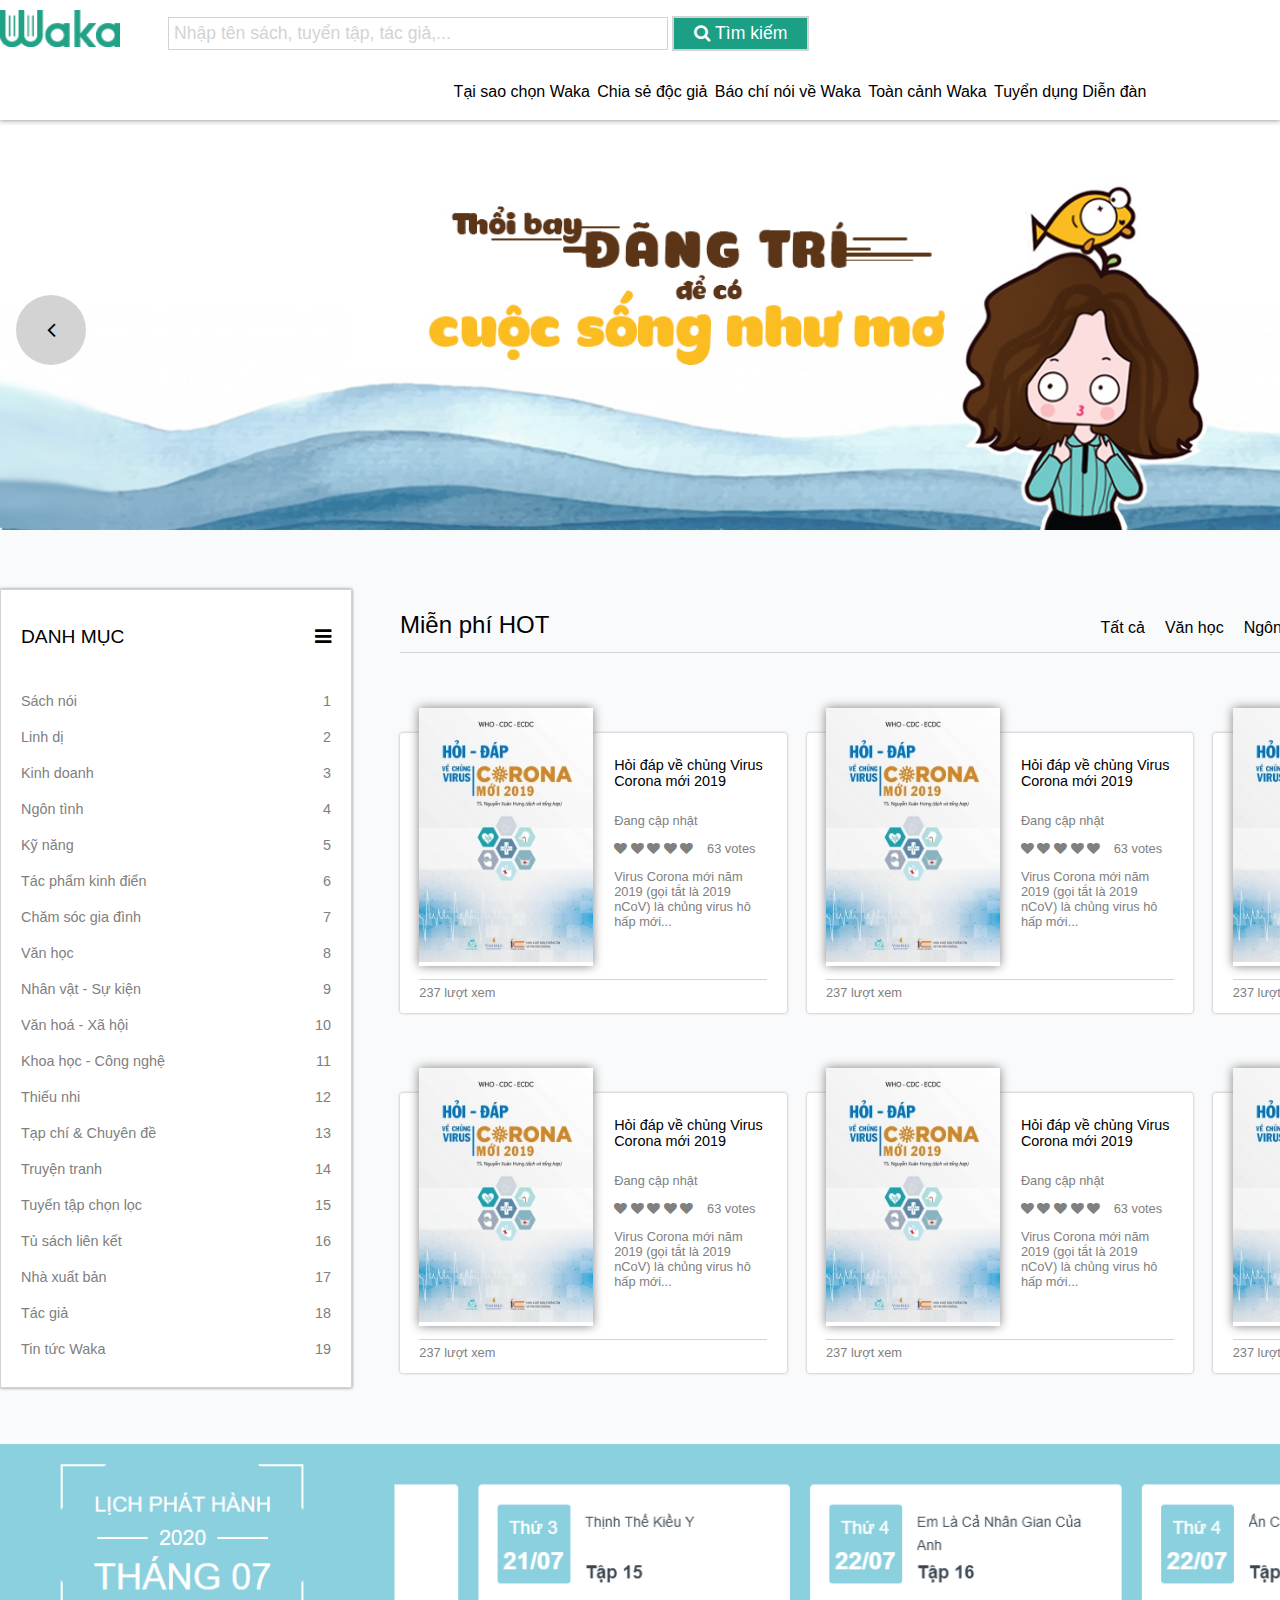
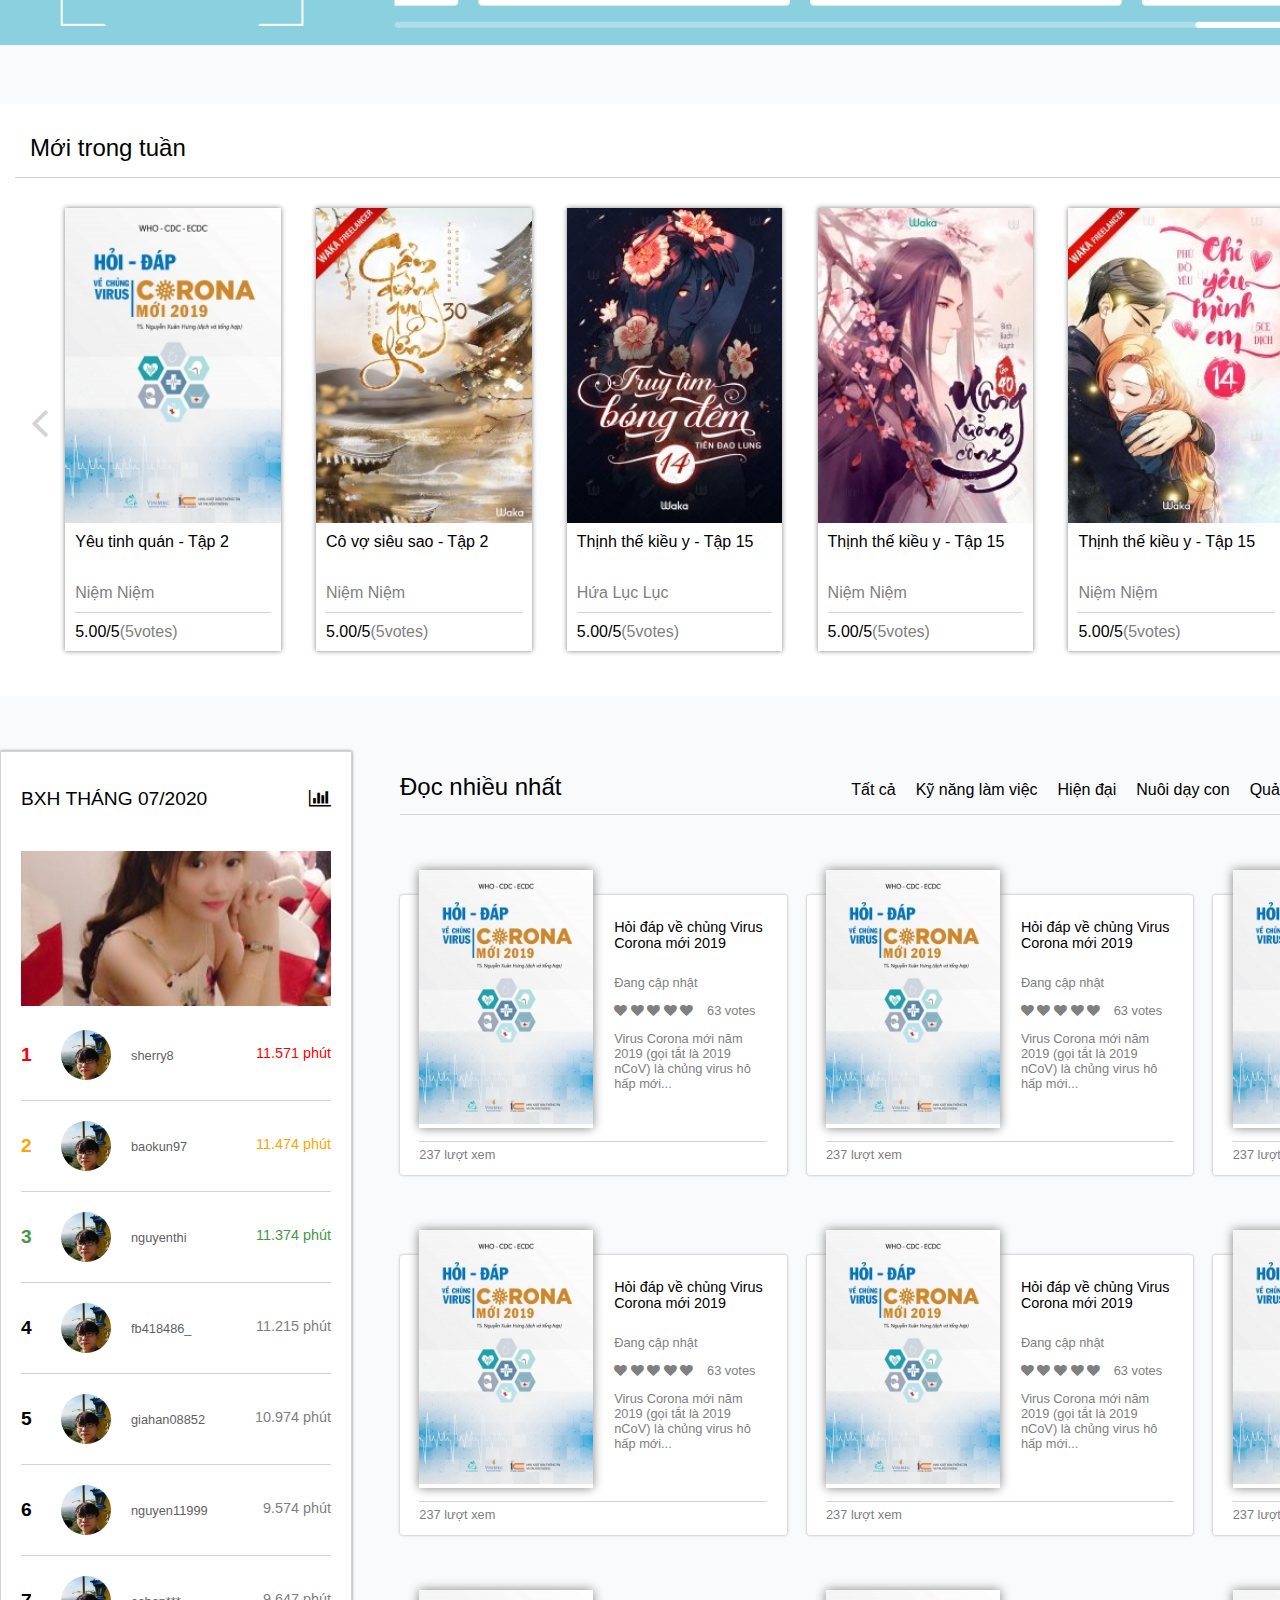
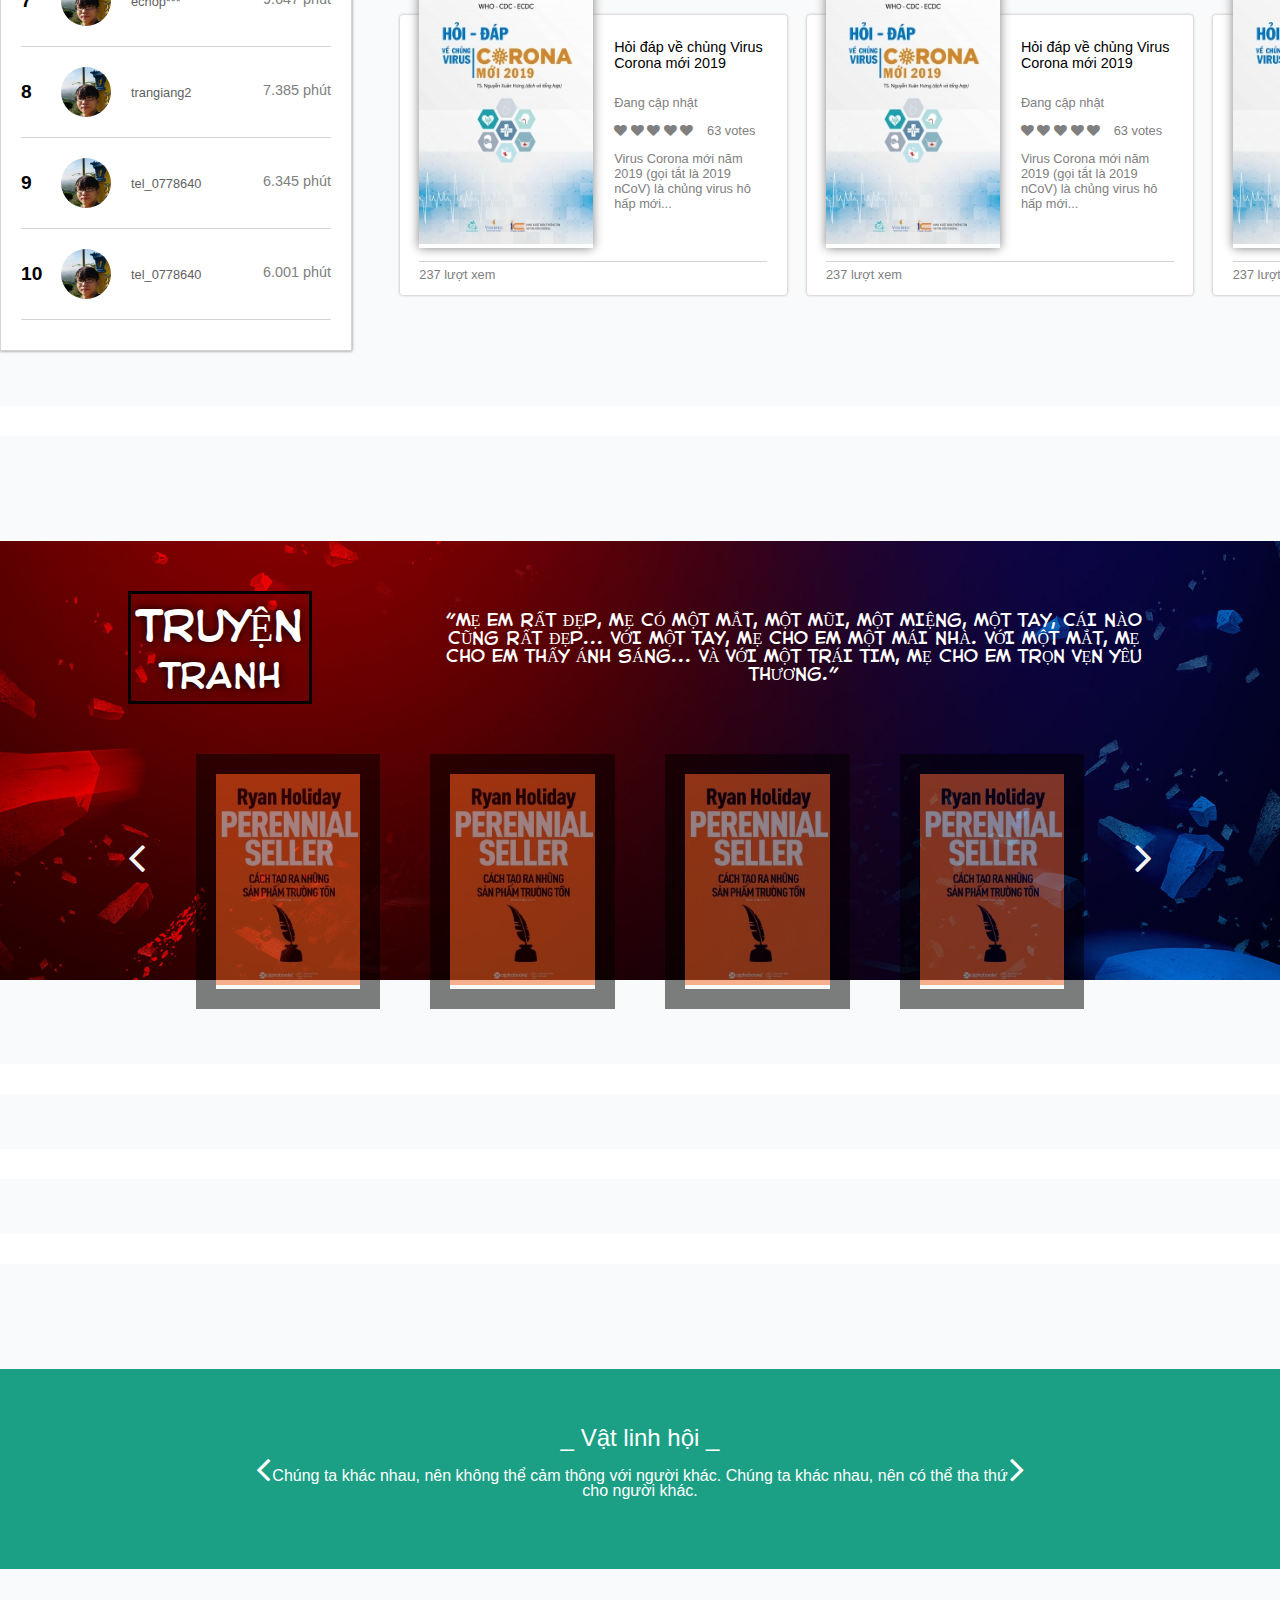
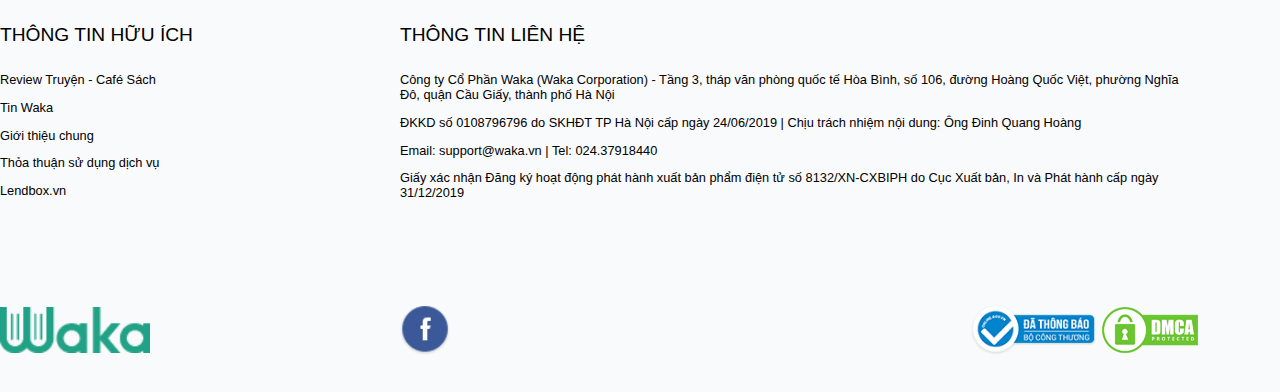
<file: view/index.html>
<!DOCTYPE html>
<html lang="en">

<head>
    <meta charset="UTF-8">
    <meta name="viewport" content="width=device-width, initial-scale=1.0">
    <title>Waka.vn</title>
    <link rel="stylesheet" href="css/style.css">
    <link rel="shortcut icon" href="images/favicon.png" type="image/x-icon">
    <link rel="stylesheet" href="https://cdnjs.cloudflare.com/ajax/libs/font-awesome/4.7.0/css/font-awesome.min.css">
</head>

<body>
    <header>
        <div class="boxcenter">
            <div class="top">
                <div class="top-left">
                    <div class="top-left-logo"><img src="images/logo-waka.png" alt=""></div>
                    <div class="top-left-input">
                        <input type="text" name="" id="" placeholder="Nhập tên sách, tuyển tập, tác giả,...">
                        <button type="submit"><i class="fa fa-search" aria-hidden="true"></i> Tìm kiếm</button>
                    </div>
                </div>
                <div class="top-right">
                    <div class="top-right-register">
                        <img src="images/logo-waka.png" alt="">
                        <p>VIP</p>
                    </div>
                    <div class="top-right-login">ĐĂNG NHẬP</div>
                </div>
            </div>
            <ul>
                <li><a href="">Tại sao chọn Waka</a></li>
                <li><a href="">Chia sẻ độc giả</a></li>
                <li><a href="">Báo chí nói về Waka</a></li>
                <li><a href="">Toàn cảnh Waka</a></li>
                <li><a href="">Tuyển dụng Diễn đàn</a></li>
            </ul>
        </div>
    </header>
    <article>
        <div class="boxcenter">
            <section class="section-banner">
                <img src="images/banner/988_new.jpg" alt="">
                <div class="section-banner__icon icon-left"><i class="fa fa-angle-left" aria-hidden="true"></i>
                </div>
                <div class="section-banner__icon icon-right"><i class="fa fa-angle-right" aria-hidden="true"></i>
                </div>
            </section>
            <section class="section-danhmuc">
                <div class="section-danhmuc__menu">
                    <div class="section-danhmuc__menu-title">
                        <h4>DANH MỤC</h4>
                        <i class="fa fa-bars"></i>
                    </div>
                    <ul>
                        <li>
                            <a href="">Sách nói</a>
                            <div class="submenu">1</div>
                        </li>
                        <li>
                            <a href="">Linh dị</a>
                            <div class="submenu">2</div>
                        </li>
                        <li>
                            <a href="">Kinh doanh</a>
                            <div class="submenu">3</div>
                        </li>
                        <li>
                            <a href="">Ngôn tình</a>
                            <div class="submenu">4</div>
                        </li>
                        <li>
                            <a href="">Kỹ năng</a>
                            <div class="submenu">5</div>
                        </li>
                        <li>
                            <a href="">Tác phẩm kinh điển</a>
                            <div class="submenu">6</div>
                        </li>
                        <li>
                            <a href="">Chăm sóc gia đình</a>
                            <div class="submenu">7</div>
                        </li>
                        <li>
                            <a href="">Văn học</a>
                            <div class="submenu">8</div>
                        </li>
                        <li>
                            <a href="">Nhân vật - Sự kiện</a>
                            <div class="submenu">9</div>
                        </li>
                        <li>
                            <a href="">Văn hoá - Xã hội</a>
                            <div class="submenu">10</div>
                        </li>
                        <li>
                            <a href="">Khoa học - Công nghệ</a>
                            <div class="submenu">11</div>
                        </li>
                        <li>
                            <a href="">Thiếu nhi</a>
                            <div class="submenu">12</div>
                        </li>
                        <li>
                            <a href="">Tạp chí & Chuyên đề</a>
                            <div class="submenu">13</div>
                        </li>
                        <li>
                            <a href="">Truyện tranh</a>
                            <div class="submenu">14</div>
                        </li>
                        <li>
                            <a href="">Tuyển tập chọn lọc</a>
                            <div class="submenu">15</div>
                        </li>
                        <li>
                            <a href="">Tủ sách liên kết</a>
                            <div class="submenu">16</div>
                        </li>
                        <li>
                            <a href="">Nhà xuất bản</a>
                            <div class="submenu">17</div>
                        </li>
                        <li>
                            <a href="">Tác giả</a>
                            <div class="submenu">18</div>
                        </li>
                        <li>
                            <a href="">Tin tức Waka</a>
                            <div class="submenu">19</div>
                        </li>
                    </ul>
                </div>
                <div class="section-danhmuc__hot">
                    <div class="section-danhmuc__hot-top">
                        <h3>Miễn phí HOT</h3>
                        <ul>
                            <li><a href="">Tất cả</a></li>
                            <li><a href="">Văn học</a></li>
                            <li><a href="">Ngôn tình</a></li>
                            <li><a href="">Kinh doanh</a></li>
                            <li><a href="">Kỹ năng</a></li>
                            <li><a href="">Sách nói</a></li>
                        </ul>
                    </div>
                    <div class="section-danhmuc__hot-main">
                        <div class="section-danhmuc__hot-main__item">
                            <div class="hot-main__item-top">
                                <div class="top-img">
                                    <img src="images/item/1.jpg" alt="">
                                </div>
                                <div class="top-inf">
                                    <h5>Hỏi đáp về chủng Virus Corona mới 2019</h5>
                                    <p>Đang cập nhật</p>
                                    <div class="vote">
                                        <i class="fa fa-heart"></i>
                                        <i class="fa fa-heart"></i>
                                        <i class="fa fa-heart"></i>
                                        <i class="fa fa-heart"></i>
                                        <i class="fa fa-heart"></i>
                                        <span>63 votes</span>
                                    </div>

                                    <p>Virus Corona mới năm 2019 (gọi tắt là 2019 nCoV) là chủng virus hô hấp mới...</p>
                                </div>
                            </div>
                            <div class="hot-main__item-bot">
                                <p>237 lượt xem</p>
                            </div>
                        </div>
                        <div class="section-danhmuc__hot-main__item">
                            <div class="hot-main__item-top">
                                <div class="top-img">
                                    <img src="images/item/1.jpg" alt="">
                                </div>
                                <div class="top-inf">
                                    <h5>Hỏi đáp về chủng Virus Corona mới 2019</h5>
                                    <p>Đang cập nhật</p>
                                    <div class="vote">
                                        <i class="fa fa-heart"></i>
                                        <i class="fa fa-heart"></i>
                                        <i class="fa fa-heart"></i>
                                        <i class="fa fa-heart"></i>
                                        <i class="fa fa-heart"></i>
                                        <span>63 votes</span>
                                    </div>

                                    <p>Virus Corona mới năm 2019 (gọi tắt là 2019 nCoV) là chủng virus hô hấp mới...</p>
                                </div>
                            </div>
                            <div class="hot-main__item-bot">
                                <p>237 lượt xem</p>
                            </div>
                        </div>
                        <div class="section-danhmuc__hot-main__item">
                            <div class="hot-main__item-top">
                                <div class="top-img">
                                    <img src="images/item/1.jpg" alt="">
                                </div>
                                <div class="top-inf">
                                    <h5>Hỏi đáp về chủng Virus Corona mới 2019</h5>
                                    <p>Đang cập nhật</p>
                                    <div class="vote">
                                        <i class="fa fa-heart"></i>
                                        <i class="fa fa-heart"></i>
                                        <i class="fa fa-heart"></i>
                                        <i class="fa fa-heart"></i>
                                        <i class="fa fa-heart"></i>
                                        <span>63 votes</span>
                                    </div>

                                    <p>Virus Corona mới năm 2019 (gọi tắt là 2019 nCoV) là chủng virus hô hấp mới...</p>
                                </div>
                            </div>
                            <div class="hot-main__item-bot">
                                <p>237 lượt xem</p>
                            </div>
                        </div>
                        <div class="section-danhmuc__hot-main__item">
                            <div class="hot-main__item-top">
                                <div class="top-img">
                                    <img src="images/item/1.jpg" alt="">
                                </div>
                                <div class="top-inf">
                                    <h5>Hỏi đáp về chủng Virus Corona mới 2019</h5>
                                    <p>Đang cập nhật</p>
                                    <div class="vote">
                                        <i class="fa fa-heart"></i>
                                        <i class="fa fa-heart"></i>
                                        <i class="fa fa-heart"></i>
                                        <i class="fa fa-heart"></i>
                                        <i class="fa fa-heart"></i>
                                        <span>63 votes</span>
                                    </div>

                                    <p>Virus Corona mới năm 2019 (gọi tắt là 2019 nCoV) là chủng virus hô hấp mới...</p>
                                </div>
                            </div>
                            <div class="hot-main__item-bot">
                                <p>237 lượt xem</p>
                            </div>
                        </div>
                        <div class="section-danhmuc__hot-main__item">
                            <div class="hot-main__item-top">
                                <div class="top-img">
                                    <img src="images/item/1.jpg" alt="">
                                </div>
                                <div class="top-inf">
                                    <h5>Hỏi đáp về chủng Virus Corona mới 2019</h5>
                                    <p>Đang cập nhật</p>
                                    <div class="vote">
                                        <i class="fa fa-heart"></i>
                                        <i class="fa fa-heart"></i>
                                        <i class="fa fa-heart"></i>
                                        <i class="fa fa-heart"></i>
                                        <i class="fa fa-heart"></i>
                                        <span>63 votes</span>
                                    </div>

                                    <p>Virus Corona mới năm 2019 (gọi tắt là 2019 nCoV) là chủng virus hô hấp mới...</p>
                                </div>
                            </div>
                            <div class="hot-main__item-bot">
                                <p>237 lượt xem</p>
                            </div>
                        </div>
                        <div class="section-danhmuc__hot-main__item">
                            <div class="hot-main__item-top">
                                <div class="top-img">
                                    <img src="images/item/1.jpg" alt="">
                                </div>
                                <div class="top-inf">
                                    <h5>Hỏi đáp về chủng Virus Corona mới 2019</h5>
                                    <p>Đang cập nhật</p>
                                    <div class="vote">
                                        <i class="fa fa-heart"></i>
                                        <i class="fa fa-heart"></i>
                                        <i class="fa fa-heart"></i>
                                        <i class="fa fa-heart"></i>
                                        <i class="fa fa-heart"></i>
                                        <span>63 votes</span>
                                    </div>

                                    <p>Virus Corona mới năm 2019 (gọi tắt là 2019 nCoV) là chủng virus hô hấp mới...</p>
                                </div>
                            </div>
                            <div class="hot-main__item-bot">
                                <p>237 lượt xem</p>
                            </div>
                        </div>
                    </div>
                </div>
            </section>
            <section class="section-lichphathanh">
                <img src="images/test-js.PNG" alt="">
            </section>
            <section class="section-sachdecu">
                <div class="section-sachdecu__top">
                    <h3>Mới trong tuần</h3>
                    <a href="">Xem tất cả</a>
                </div>
                <div class="section-sachdecu__main">
                    <div class="section-sachdecu__main-icon icon-left"><i class="fa fa-angle-left" aria-hidden="true"></i></div>
                    <div class="section-sachdecu__main-icon icon-right"><i class="fa fa-angle-right" aria-hidden="true"></i></div>
                    <div class="section-sachdecu__main-item">
                        <img src="images/item/1.jpg" alt="">
                        <div class="section-sachdecu__main-item__inf">
                            <div class="section-sachdecu__main-item__inf-top">
                                <p>Yêu tinh quán - Tập 2</p>
                                <span>Niệm Niệm</span>
                            </div>
                            <div class="section-sachdecu__main-item__inf-bot">
                                <p>5.00/5</p><span>(5votes)</span>
                            </div>
                        </div>
                    </div>
                    <div class="section-sachdecu__main-item">
                        <img src="images/item/2.jpg" alt="">
                        <div class="section-sachdecu__main-item__inf">
                            <div class="section-sachdecu__main-item__inf-top">
                                <p>Cô vợ siêu sao - Tập 2</p>
                                <span>Niệm Niệm</span>
                            </div>
                            <div class="section-sachdecu__main-item__inf-bot">
                                <p>5.00/5</p><span>(5votes)</span>
                            </div>
                        </div>
                    </div>
                    <div class="section-sachdecu__main-item">
                        <img src="images/item/3.jpg" alt="">
                        <div class="section-sachdecu__main-item__inf">
                            <div class="section-sachdecu__main-item__inf-top">
                                <p>Thịnh thế kiều y - Tập 15</p>
                                <span> Hứa Lục Lục</span>
                            </div>
                            <div class="section-sachdecu__main-item__inf-bot">
                                <p>5.00/5</p><span>(5votes)</span>
                            </div>
                        </div>
                    </div>
                    <div class="section-sachdecu__main-item">
                        <img src="images/item/4.jpg" alt="">
                        <div class="section-sachdecu__main-item__inf">
                            <div class="section-sachdecu__main-item__inf-top">
                                <p>Thịnh thế kiều y - Tập 15</p>
                                <span>Niệm Niệm</span>
                            </div>
                            <div class="section-sachdecu__main-item__inf-bot">
                                <p>5.00/5</p><span>(5votes)</span>
                            </div>
                        </div>
                    </div>
                    <div class="section-sachdecu__main-item">
                        <img src="images/item/5.jpg" alt="">
                        <div class="section-sachdecu__main-item__inf">
                            <div class="section-sachdecu__main-item__inf-top">
                                <p>Thịnh thế kiều y - Tập 15</p>
                                <span>Niệm Niệm</span>
                            </div>
                            <div class="section-sachdecu__main-item__inf-bot">
                                <p>5.00/5</p><span>(5votes)</span>
                            </div>
                        </div>
                    </div>
                    <div class="section-sachdecu__main-item">
                        <img src="images/item/6.jpg" alt="">
                        <div class="section-sachdecu__main-item__inf">
                            <div class="section-sachdecu__main-item__inf-top">
                                <p>Thịnh thế kiều y - Tập 15</p>
                                <span>Niệm Niệm</span>
                            </div>
                            <div class="section-sachdecu__main-item__inf-bot">
                                <p>5.00/5</p><span>(5votes)</span>
                            </div>
                        </div>
                    </div>
                </div>

            </section>
            <section class="section-danhmuc">
                <div class="section-danhmuc__menu">
                    <div class="section-danhmuc__menu-title">
                        <h4>BXH THÁNG 07/2020</h4>
                        <i class="fa fa-bar-chart"></i>
                    </div>
                    <ul>
                        <img src="images/top1.jpg" alt="">
                        <li class="danhmuc-bxh danhmuc-bxh-top1">
                            <div class="danhmuc-bxh-left">
                                <div class="danhmuc-bxh-left__stt" style="color: red;">1</div>
                                <div class="danhmuc-bxh-left__avt"><img src="images/avt.jpg" alt=""></div>
                                <div class="danhmuc-bxh-left__name">sherry8</div>
                            </div>
                            <p class="danhmuc-bxh-right" style="color: red;">11.571 phút</p>
                        </li>
                        <li class="danhmuc-bxh">
                            <div class="danhmuc-bxh-left">
                                <div class="danhmuc-bxh-left__stt" style="color: orange;">2</div>
                                <div class="danhmuc-bxh-left__avt"><img src="images/avt.jpg" alt=""></div>
                                <div class="danhmuc-bxh-left__name">baokun97</div>
                            </div>
                            <p class="danhmuc-bxh-right" style="color: orange;">11.474 phút</p>
                        </li>
                        <li class="danhmuc-bxh">
                            <div class="danhmuc-bxh-left">
                                <div class="danhmuc-bxh-left__stt" style="color:rgb(69, 150, 69);">3</div>
                                <div class="danhmuc-bxh-left__avt"><img src="images/avt.jpg" alt=""></div>
                                <div class="danhmuc-bxh-left__name">nguyenthi</div>
                            </div>
                            <p class="danhmuc-bxh-right" style="color:rgb(69, 150, 69);">11.374 phút</p>
                        </li>
                        <li class=" danhmuc-bxh ">
                            <div class="danhmuc-bxh-left ">
                                <div class="danhmuc-bxh-left__stt ">4</div>
                                <div class="danhmuc-bxh-left__avt "><img src="images/avt.jpg " alt=" "></div>
                                <div class="danhmuc-bxh-left__name ">fb418486_</div>
                            </div>
                            <p class="danhmuc-bxh-right ">11.215 phút</p>
                        </li>
                        <li class="danhmuc-bxh ">
                            <div class="danhmuc-bxh-left ">
                                <div class="danhmuc-bxh-left__stt ">5</div>
                                <div class="danhmuc-bxh-left__avt "><img src="images/avt.jpg " alt=" "></div>
                                <div class="danhmuc-bxh-left__name ">giahan08852</div>
                            </div>
                            <p class="danhmuc-bxh-right ">10.974 phút</p>
                        </li>
                        <li class="danhmuc-bxh ">
                            <div class="danhmuc-bxh-left ">
                                <div class="danhmuc-bxh-left__stt ">6</div>
                                <div class="danhmuc-bxh-left__avt "><img src="images/avt.jpg " alt=" "></div>
                                <div class="danhmuc-bxh-left__name ">nguyen11999</div>
                            </div>
                            <p class="danhmuc-bxh-right ">9.574 phút</p>
                        </li>
                        <li class="danhmuc-bxh ">
                            <div class="danhmuc-bxh-left ">
                                <div class="danhmuc-bxh-left__stt ">7</div>
                                <div class="danhmuc-bxh-left__avt "><img src="images/avt.jpg " alt=" "></div>
                                <div class="danhmuc-bxh-left__name ">echop***</div>
                            </div>
                            <p class="danhmuc-bxh-right ">9.647 phút</p>
                        </li>
                        <li class="danhmuc-bxh ">
                            <div class="danhmuc-bxh-left ">
                                <div class="danhmuc-bxh-left__stt ">8</div>
                                <div class="danhmuc-bxh-left__avt "><img src="images/avt.jpg " alt=" "></div>
                                <div class="danhmuc-bxh-left__name ">trangiang2</div>
                            </div>
                            <p class="danhmuc-bxh-right ">7.385 phút</p>
                        </li>
                        <li class="danhmuc-bxh ">
                            <div class="danhmuc-bxh-left ">
                                <div class="danhmuc-bxh-left__stt ">9</div>
                                <div class="danhmuc-bxh-left__avt "><img src="images/avt.jpg " alt=" "></div>
                                <div class="danhmuc-bxh-left__name ">tel_0778640</div>
                            </div>
                            <p class="danhmuc-bxh-right ">6.345 phút</p>
                        </li>
                        <li class="danhmuc-bxh ">
                            <div class="danhmuc-bxh-left ">
                                <div class="danhmuc-bxh-left__stt ">10</div>
                                <div class="danhmuc-bxh-left__avt "><img src="images/avt.jpg " alt=" "></div>
                                <div class="danhmuc-bxh-left__name ">tel_0778640</div>
                            </div>
                            <p class="danhmuc-bxh-right ">6.001 phút</p>
                        </li>
                    </ul>
                </div>
                <div class="section-danhmuc__hot ">
                    <div class="section-danhmuc__hot-top ">
                        <h3>Đọc nhiều nhất</h3>
                        <ul>
                            <li><a href=" ">Tất cả</a></li>
                            <li><a href=" ">Kỹ năng làm việc</a></li>
                            <li><a href=" ">Hiện đại</a></li>
                            <li><a href=" ">Nuôi dạy con</a></li>
                            <li><a href=" ">Quản trị - Lãnh đạo</a></li>
                            <li><a href=" ">Truyện dài - Tiểu thuyết</a></li>
                        </ul>
                    </div>
                    <div class="section-danhmuc__hot-main ">
                        <div class="section-danhmuc__hot-main__item ">
                            <div class="hot-main__item-top ">
                                <div class="top-img ">
                                    <img src="images/item/1.jpg " alt=" ">
                                </div>
                                <div class="top-inf ">
                                    <h5>Hỏi đáp về chủng Virus Corona mới 2019</h5>
                                    <p>Đang cập nhật</p>
                                    <div class="vote ">
                                        <i class="fa fa-heart "></i>
                                        <i class="fa fa-heart "></i>
                                        <i class="fa fa-heart "></i>
                                        <i class="fa fa-heart "></i>
                                        <i class="fa fa-heart "></i>
                                        <span>63 votes</span>
                                    </div>

                                    <p>Virus Corona mới năm 2019 (gọi tắt là 2019 nCoV) là chủng virus hô hấp mới...</p>
                                </div>
                            </div>
                            <div class="hot-main__item-bot ">
                                <p>237 lượt xem</p>
                            </div>
                        </div>
                        <div class="section-danhmuc__hot-main__item ">
                            <div class="hot-main__item-top ">
                                <div class="top-img ">
                                    <img src="images/item/1.jpg " alt=" ">
                                </div>
                                <div class="top-inf ">
                                    <h5>Hỏi đáp về chủng Virus Corona mới 2019</h5>
                                    <p>Đang cập nhật</p>
                                    <div class="vote ">
                                        <i class="fa fa-heart "></i>
                                        <i class="fa fa-heart "></i>
                                        <i class="fa fa-heart "></i>
                                        <i class="fa fa-heart "></i>
                                        <i class="fa fa-heart "></i>
                                        <span>63 votes</span>
                                    </div>

                                    <p>Virus Corona mới năm 2019 (gọi tắt là 2019 nCoV) là chủng virus hô hấp mới...</p>
                                </div>
                            </div>
                            <div class="hot-main__item-bot ">
                                <p>237 lượt xem</p>
                            </div>
                        </div>
                        <div class="section-danhmuc__hot-main__item ">
                            <div class="hot-main__item-top ">
                                <div class="top-img ">
                                    <img src="images/item/1.jpg " alt=" ">
                                </div>
                                <div class="top-inf ">
                                    <h5>Hỏi đáp về chủng Virus Corona mới 2019</h5>
                                    <p>Đang cập nhật</p>
                                    <div class="vote ">
                                        <i class="fa fa-heart "></i>
                                        <i class="fa fa-heart "></i>
                                        <i class="fa fa-heart "></i>
                                        <i class="fa fa-heart "></i>
                                        <i class="fa fa-heart "></i>
                                        <span>63 votes</span>
                                    </div>

                                    <p>Virus Corona mới năm 2019 (gọi tắt là 2019 nCoV) là chủng virus hô hấp mới...</p>
                                </div>
                            </div>
                            <div class="hot-main__item-bot ">
                                <p>237 lượt xem</p>
                            </div>
                        </div>
                        <div class="section-danhmuc__hot-main__item ">
                            <div class="hot-main__item-top ">
                                <div class="top-img ">
                                    <img src="images/item/1.jpg " alt=" ">
                                </div>
                                <div class="top-inf ">
                                    <h5>Hỏi đáp về chủng Virus Corona mới 2019</h5>
                                    <p>Đang cập nhật</p>
                                    <div class="vote ">
                                        <i class="fa fa-heart "></i>
                                        <i class="fa fa-heart "></i>
                                        <i class="fa fa-heart "></i>
                                        <i class="fa fa-heart "></i>
                                        <i class="fa fa-heart "></i>
                                        <span>63 votes</span>
                                    </div>

                                    <p>Virus Corona mới năm 2019 (gọi tắt là 2019 nCoV) là chủng virus hô hấp mới...</p>
                                </div>
                            </div>
                            <div class="hot-main__item-bot ">
                                <p>237 lượt xem</p>
                            </div>
                        </div>
                        <div class="section-danhmuc__hot-main__item ">
                            <div class="hot-main__item-top ">
                                <div class="top-img ">
                                    <img src="images/item/1.jpg " alt=" ">
                                </div>
                                <div class="top-inf ">
                                    <h5>Hỏi đáp về chủng Virus Corona mới 2019</h5>
                                    <p>Đang cập nhật</p>
                                    <div class="vote ">
                                        <i class="fa fa-heart "></i>
                                        <i class="fa fa-heart "></i>
                                        <i class="fa fa-heart "></i>
                                        <i class="fa fa-heart "></i>
                                        <i class="fa fa-heart "></i>
                                        <span>63 votes</span>
                                    </div>

                                    <p>Virus Corona mới năm 2019 (gọi tắt là 2019 nCoV) là chủng virus hô hấp mới...</p>
                                </div>
                            </div>
                            <div class="hot-main__item-bot ">
                                <p>237 lượt xem</p>
                            </div>
                        </div>
                        <div class="section-danhmuc__hot-main__item ">
                            <div class="hot-main__item-top ">
                                <div class="top-img ">
                                    <img src="images/item/1.jpg " alt=" ">
                                </div>
                                <div class="top-inf ">
                                    <h5>Hỏi đáp về chủng Virus Corona mới 2019</h5>
                                    <p>Đang cập nhật</p>
                                    <div class="vote ">
                                        <i class="fa fa-heart "></i>
                                        <i class="fa fa-heart "></i>
                                        <i class="fa fa-heart "></i>
                                        <i class="fa fa-heart "></i>
                                        <i class="fa fa-heart "></i>
                                        <span>63 votes</span>
                                    </div>

                                    <p>Virus Corona mới năm 2019 (gọi tắt là 2019 nCoV) là chủng virus hô hấp mới...</p>
                                </div>
                            </div>
                            <div class="hot-main__item-bot ">
                                <p>237 lượt xem</p>
                            </div>
                        </div>
                        <div class="section-danhmuc__hot-main__item ">
                            <div class="hot-main__item-top ">
                                <div class="top-img ">
                                    <img src="images/item/1.jpg " alt=" ">
                                </div>
                                <div class="top-inf ">
                                    <h5>Hỏi đáp về chủng Virus Corona mới 2019</h5>
                                    <p>Đang cập nhật</p>
                                    <div class="vote ">
                                        <i class="fa fa-heart "></i>
                                        <i class="fa fa-heart "></i>
                                        <i class="fa fa-heart "></i>
                                        <i class="fa fa-heart "></i>
                                        <i class="fa fa-heart "></i>
                                        <span>63 votes</span>
                                    </div>

                                    <p>Virus Corona mới năm 2019 (gọi tắt là 2019 nCoV) là chủng virus hô hấp mới...</p>
                                </div>
                            </div>
                            <div class="hot-main__item-bot ">
                                <p>237 lượt xem</p>
                            </div>
                        </div>
                        <div class="section-danhmuc__hot-main__item ">
                            <div class="hot-main__item-top ">
                                <div class="top-img ">
                                    <img src="images/item/1.jpg " alt=" ">
                                </div>
                                <div class="top-inf ">
                                    <h5>Hỏi đáp về chủng Virus Corona mới 2019</h5>
                                    <p>Đang cập nhật</p>
                                    <div class="vote ">
                                        <i class="fa fa-heart "></i>
                                        <i class="fa fa-heart "></i>
                                        <i class="fa fa-heart "></i>
                                        <i class="fa fa-heart "></i>
                                        <i class="fa fa-heart "></i>
                                        <span>63 votes</span>
                                    </div>

                                    <p>Virus Corona mới năm 2019 (gọi tắt là 2019 nCoV) là chủng virus hô hấp mới...</p>
                                </div>
                            </div>
                            <div class="hot-main__item-bot ">
                                <p>237 lượt xem</p>
                            </div>
                        </div>
                        <div class="section-danhmuc__hot-main__item ">
                            <div class="hot-main__item-top ">
                                <div class="top-img ">
                                    <img src="images/item/1.jpg " alt=" ">
                                </div>
                                <div class="top-inf ">
                                    <h5>Hỏi đáp về chủng Virus Corona mới 2019</h5>
                                    <p>Đang cập nhật</p>
                                    <div class="vote ">
                                        <i class="fa fa-heart "></i>
                                        <i class="fa fa-heart "></i>
                                        <i class="fa fa-heart "></i>
                                        <i class="fa fa-heart "></i>
                                        <i class="fa fa-heart "></i>
                                        <span>63 votes</span>
                                    </div>

                                    <p>Virus Corona mới năm 2019 (gọi tắt là 2019 nCoV) là chủng virus hô hấp mới...</p>
                                </div>
                            </div>
                            <div class="hot-main__item-bot ">
                                <p>237 lượt xem</p>
                            </div>
                        </div>
                    </div>
                </div>
            </section>
            <section class="section-sachdecu "></section>
            <section class="section-danhmuc "></section>
        </div>
        <div class="banner ">
            <div class="banner-name">
                <p>TRUYỆN</p>
                <p>TRANH</p>
            </div>
            <div class="banner-title">
                "MẸ EM RẤT ĐẸP, MẸ CÓ MỘT MẮT, MỘT MŨI, MỘT MIỆNG, MỘT TAY, CÁI NÀO CŨNG RẤT ĐẸP... VỚI MỘT TAY, MẸ CHO EM MỘT MÁI NHÀ. VỚI MỘT MẮT, MẸ CHO EM THẤY ÁNH SÁNG... VÀ VỚI MỘT TRÁI TIM, MẸ CHO EM TRỌN VẸN YÊU THƯƠNG."
            </div>
            <i class="fa fa-angle-left" class="banner-boxicon banner-boxicon__left" aria-hidden="true"></i>

            <div class="banner-item">
                <img src="images/item/11.jpg" alt="">
            </div>
            <div class="banner-item">
                <img src="images/item/11.jpg" alt="">
            </div>
            <div class="banner-item">
                <img src="images/item/11.jpg" alt="">
            </div>
            <div class="banner-item">
                <img src="images/item/11.jpg" alt="">
            </div>
            <i class="fa fa-angle-right" class="banner-boxicon banner-boxicon__right" aria-hidden="true"></i>


        </div>
        <div class="boxcenter ">
            <section class="section-sachdecu "></section>
            <section class="section-sachdecu "></section>
            <section class="section-sachdecu "></section>
            <section class="section-news "></section>
        </div>
        <div class="news-end "></div>
    </article>
    <footer>
        <div class="footer-quote">
            <i class="fa fa-angle-left" aria-hidden="true"></i>
            <div class="footer-qoute__detail">
                <h3>_ Vật linh hội _</h3>
                <p>Chúng ta khác nhau, nên không thể cảm thông với người khác. Chúng ta khác nhau, nên có thể tha thứ cho người khác.</p>
            </div>
            <i class="fa fa-angle-right" aria-hidden="true"></i>
        </div>
        <div class="footer-inf">
            <div class="footer-inf__left">
                <h4>THÔNG TIN HỮU ÍCH</h4>
                <p><a href="">Review Truyện - Café Sách</a></p>
                <p><a href="">Tin Waka</a></p>
                <p><a href="">Giới thiệu chung</a></p>
                <p><a href="">Thỏa thuận sử dụng dịch vụ</a></p>
                <p><a href="">Lendbox.vn</a></p>
            </div>
            <div class="footer-inf__center">
                <h4>THÔNG TIN LIÊN HỆ</h4>
                <p>Công ty Cổ Phần Waka (Waka Corporation) - Tầng 3, tháp văn phòng quốc tế Hòa Bình, số 106, đường Hoàng Quốc Việt, phường Nghĩa Đô, quận Cầu Giấy, thành phố Hà Nội</p>
                <p>ĐKKD số 0108796796 do SKHĐT TP Hà Nội cấp ngày 24/06/2019 | Chịu trách nhiệm nội dung: Ông Đinh Quang Hoàng</p>
                <p>Email: support@waka.vn | Tel: 024.37918440</p>
                <p>Giấy xác nhận Đăng ký hoạt động phát hành xuất bản phẩm điện tử số 8132/XN-CXBIPH do Cục Xuất bản, In và Phát hành cấp ngày 31/12/2019</p>
            </div>
            <div class="footer-inf__right">
                <h4>ỨNG DỤNG DI ĐỘNG</h4>
                <div class="footer-inf__right-qrcode">
                    <img src="images/ios-qr.png" alt="">
                    <div class="footer-inf__right-qrcode-detail">
                        <p>Hệ điều hành Android</p>
                        <p>Phiên bản ứng dụng: 7.4</p>
                        <p>Ngày đăng: 06/12/2019</p>
                    </div>
                </div>
                <div class="footer-inf__right-qrcode">
                    <img src="images/ios-qr.png" alt="">
                    <div class="footer-inf__right-qrcode-detail">
                        <p>Hệ điều hành IOS</p>
                        <p>Phiên bản ứng dụng: 7.4</p>
                        <p>Ngày đăng: 04/12/2019</p>
                    </div>
                </div>
            </div>
        </div>
        <div class="footer-inf footer-icon">
            <div class="footer-inf__left">
                <img src="images/logo-waka.png" alt="">
            </div>
            <div class="footer-inf__center">
                <div class="footer-inf__center-left">
                    <img src="images/fb-icon.png" alt="">
                </div>
                <div class="footer-inf__center-right">
                    <img src="images/bo-cong-thuong.png" alt="">
                    <img src="images/dmca-badge-w100-2x1-04.png" alt="">
                </div>
            </div>
            <div class="footer-inf__right">
                <img src="images/bo-cong-thuong.png" alt="">
            </div>
    </footer>

</body>

</html>
</file>
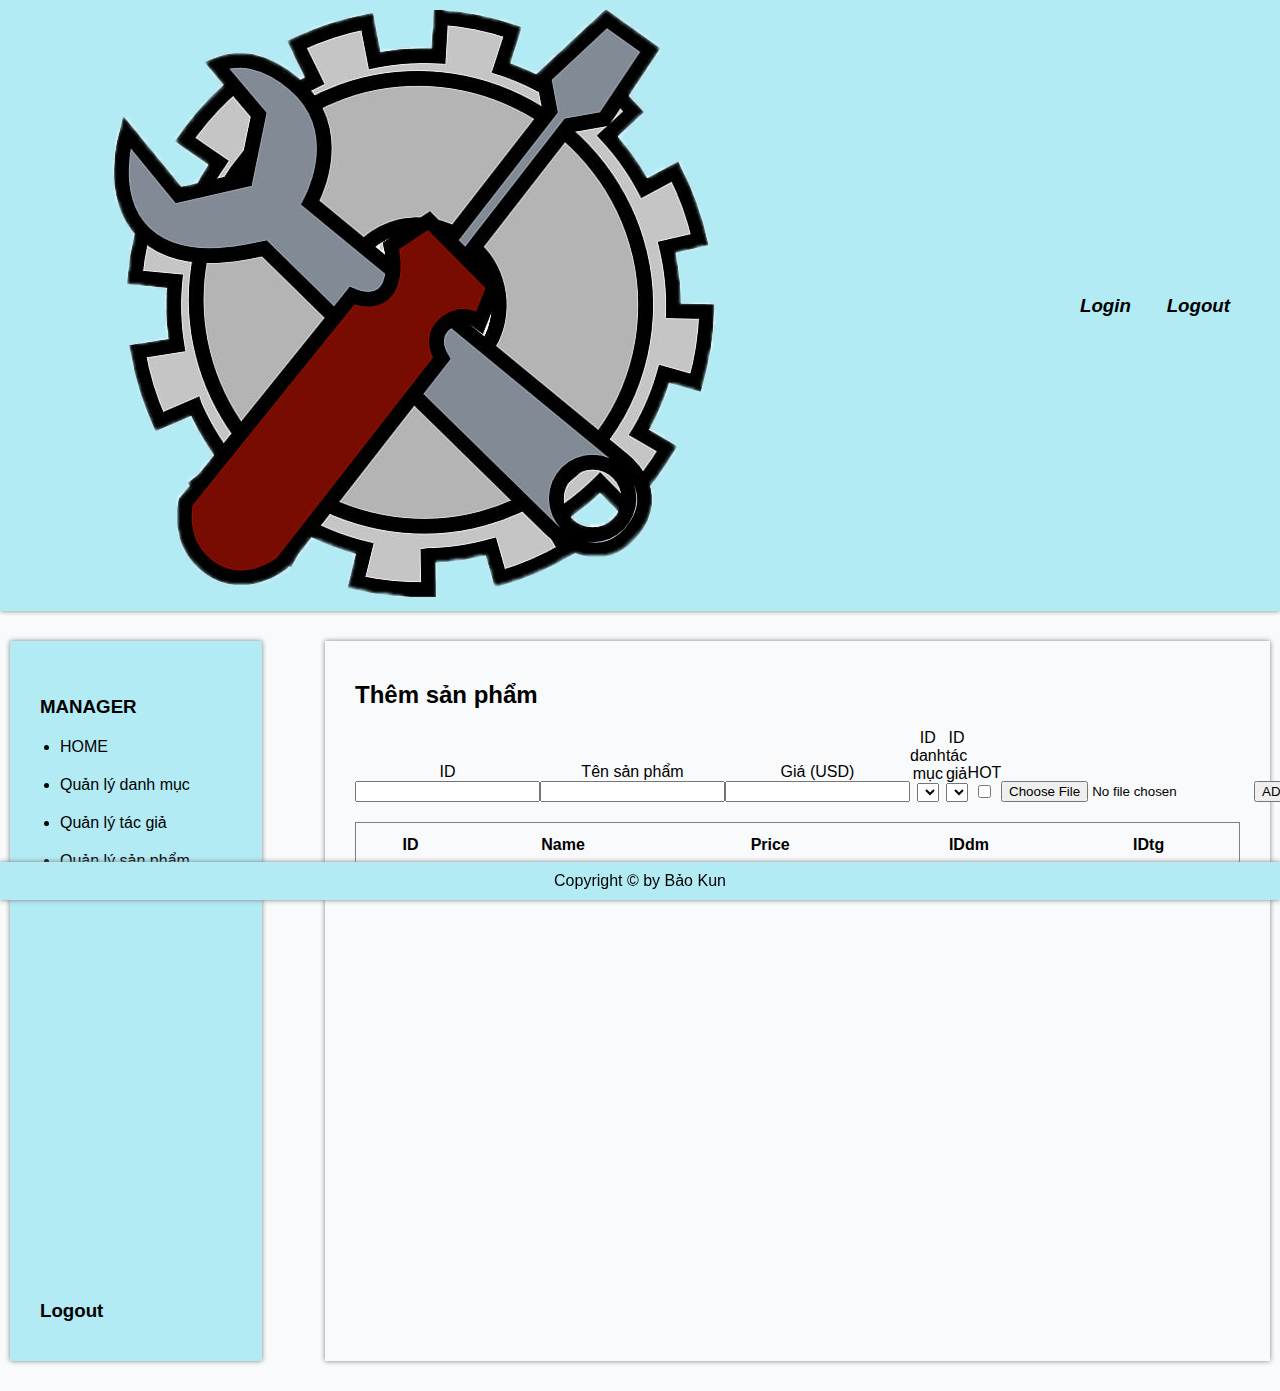
<file: view/admin/admin.html>
<!DOCTYPE html>
<html lang="en">

<head>
    <meta charset="UTF-8">
    <meta name="viewport" content="width=device-width, initial-scale=1.0">
    <title>Admin - WAKA</title>
    <link rel="stylesheet" href="css/style.css">
</head>

<body>
    <header class="flex-betw">
        <div class="header-logo">
            <img src="img/admin.png" alt="">
        </div>
        <div class="header-admin flex-betw">
            <h3 href="">Login</h3>
            <h3 href="">Logout</h3>
        </div>
    </header>

    <main class="flex-betw">
        <aside class="flex-betw">
            <ul>
                <h3>MANAGER</h3>
                <li>
                    <a href=""></a>HOME</li>
                <li>
                    <a href="">Quản lý danh mục</a>
                </li>
                <li>
                    <a href="">Quản lý tác giả</a>
                </li>
                <li>
                    <a href="">Quản lý sản phẩm</a>
                </li>
            </ul>
            <h3 href=""><a href="">Logout</a></h3>

        </aside>
        <article>
            <section>
                <h2>Thêm sản phẩm</h2>

                <form action="" method="post" class="flex-betw" enctype="multipart/form-data">
                    <div class="form-id">
                        <label for="id">ID</label>
                        <input type="text" name="id" id="id">
                    </div>
                    <div class="form-name">
                        <label for="name">Tên sản phẩm</label>
                        <input type="text" name="name" id="name">
                    </div>
                    <div class="form-price">
                        <label for="price">Giá (USD)</label>
                        <input type="text" name="price" id="price">
                    </div>
                    <div class="form-iddm">
                        <label for="iddm">ID danh mục</label>
                        <select name="iddm" id="iddm"></select>
                    </div>
                    <div class="form-idtg">
                        <label for="idtg">ID tác giả</label>
                        <select name="idtg" id="idtg"></select>
                    </div>
                    <div class="form-hot">
                        <label for="hot">HOT</label>
                        <input type="checkbox" name="hot" id="hot">
                    </div>
                    <div class="form-hinh">
                        <input type="file" name="img" id="hinh">
                    </div>

                    <button>ADD</button>
                </form>

                <table>
                    <tr>
                        <th>ID</th>
                        <th>Name</th>
                        <th>Price</th>
                        <th>IDdm</th>
                        <th>IDtg</th>
                    </tr>
                </table>
            </section>
        </article>
    </main>

    <footer>
        Copyright &copy; by Bảo Kun
    </footer>
</body>

</html>
</file>
<file: view/css/style.css>
* {
    box-sizing: border-box;
}

body {
    margin: 0;
    font-family: Arial, Helvetica, sans-serif;
    font-size: 12pt;
    background-color: #F9FAFB;
}

img {
    width: 100%;
}

@font-face {
    font-family: font-truyentranh;
    src: url('../fonts/ccastro\ city.ttf');
}

a {
    text-decoration: none;
    color: black;
}

section a:hover {
    color: var(--xanhluc);
}

.xam {
    color: gray;
    font-style: italic;
}

:root {
    --xanhluc: #1BA085;
    --xanhlam: #8BD0DE;
}

.boxcenter {
    width: 1600px;
    margin: 0 auto;
    display: flex;
    flex-direction: column;
}

header {
    height: 120px;
    box-shadow: 0 0 5px gray;
    padding-top: 10px;
    background-color: white;
}

.top {
    display: flex;
    justify-content: space-between;
    margin-bottom: 2%;
    align-items: flex-end;
}

.top-left {
    width: 60%;
    display: flex;
    align-items: flex-end;
}

.top-left-input {
    margin-left: 5%;
}

.top-left-logo {
    width: 120px;
}

.top-left input[type="text"] {
    width: 500px;
    border: 1px solid lightgray;
    font-size: 1.1rem;
    padding: 5px;
    outline: none;
}

::placeholder {
    color: lightgray;
}

.top-left button {
    background-color: var(--xanhluc);
    border: 2px solid lightgray;
    color: white;
    padding: 5px 20px;
    font-size: 1.1rem;
    outline-color: gray;
}

.top-right {
    display: flex;
}

.top-right-login {
    background-color: var(--xanhluc);
    padding: 0px 10px;
    color: white;
    margin-left: 20px;
    height: 35px;
    line-height: 35px;
}

.top-right-register {
    display: flex;
    background-color: #FFBC42;
    align-items: center;
    height: 35px;
    padding: 0 10px;
    color: white;
    font-size: 1.5rem;
}

.top-right-register img {
    width: 50px;
    height: 20px;
}

header ul {
    width: 700px;
    margin: 0 auto;
    padding: 0;
    display: flex;
    justify-content: space-around;
    list-style: none;
    font-size: 1rem;
}


/* END HEADDER */

section {
    margin: 5px 0 50px 0;
}

.section-banner {
    position: relative;
}

.section-banner__icon {
    position: absolute;
    width: 70px;
    height: 70px;
    border-radius: 70px;
    line-height: 70px;
    background-color: lightgray;
    font-size: 1.5rem;
    text-align: center;
}

.icon-left {
    top: calc(50% - 35px);
    left: 1%;
}

.icon-right {
    top: calc(50% - 35px);
    right: 1%;
}

.section-danhmuc {
    display: flex;
    justify-content: space-between;
    align-items: flex-start;
}

.section-danhmuc__menu {
    width: 22%;
    padding: 10px 20px;
    border: 1px solid lightgray;
    box-shadow: 0 0 3px gray;
    background-color: white;
}

.section-danhmuc__menu ul {
    padding: 0;
}

.section-danhmuc__menu li {
    display: flex;
    justify-content: space-between;
    margin: 20px 0;
    cursor: pointer;
}

.section-danhmuc__menu li:hover a,
.section-danhmuc__menu li:hover .submenu {
    color: var(--xanhluc);
    font-weight: bold;
    font-size: 1rem;
}

.section-danhmuc__menu a,
.section-danhmuc__menu .submenu {
    font-size: 0.9rem;
    color: gray;
}

.section-danhmuc__menu-title {
    display: flex;
    justify-content: space-between;
    margin: 0 0 15px 0;
    align-items: center;
    font-size: 1.2rem;
}

.section-danhmuc__hot {
    width: 75%;
    padding: 15px 0;
}

.section-danhmuc__hot-top {
    display: flex;
    justify-content: space-between;
    align-items: baseline;
    border-bottom: 1px solid lightgray;
}

h3 {
    font-size: 1.5rem;
    font-weight: 300;
    margin: 0;
}

h4 {
    font-size: 1.2rem;
    font-weight: 300;
}

.section-danhmuc__hot-top ul {
    width: 70%;
    display: flex;
    list-style: none;
    justify-content: flex-end;
    padding: 0;
    margin: 0;
    margin: 15px;
}

.section-danhmuc__hot-top li {
    position: relative;
    margin: 0 10px;
}

.section-danhmuc__hot-top li::before {
    display: none;
    width: 100%;
    position: absolute;
    content: "";
    height: 3px;
    background-color: var(--xanhluc);
    bottom: -15px;
    box-shadow: 0px -3px 10px var(--xanhluc);
}

.section-danhmuc__hot-top li:hover a {
    color: var(--xanhluc);
}

.section-danhmuc__hot-top li:hover:before {
    display: block;
}

.section-danhmuc__hot-main {
    display: grid;
    grid-template-columns: 1fr 1fr 1fr;
    grid-gap: 0 20px;
}

.section-danhmuc__hot-main__item {
    background-color: white;
    min-height: 280px;
    display: flex;
    flex-direction: column;
    justify-content: space-between;
    padding: 0 5%;
    margin-top: 80px;
    box-shadow: 0 0 3px rgb(173, 164, 164);
    border-radius: 3px;
}

.hot-main__item-top {
    position: relative;
    display: flex;
    justify-content: flex-end;
}


/* 
.hot-main__item-top:hover a {
    color: var(--xanhluc);
} */

.hot-main__item-top .top-img {
    position: absolute;
    top: -25px;
    left: 0%;
    width: 50%;
    box-shadow: 0 0 10px gray;
}

.hot-main__item-top .top-inf {
    width: 44%;
}

.top-inf h5 {
    font-size: 0.9rem;
    font-weight: normal;
}

.top-inf p,
.top-inf div {
    font-size: 0.8rem;
    color: gray;
}

.top-inf span {
    margin-left: 10px;
}

.hot-main__item-bot p {
    margin-top: 0;
    padding-top: 5px;
    border-top: 1px solid lightgray;
    font-size: 0.8rem;
    color: gray;
}

.section-lichphathanh {
    min-height: 200px;
}

.section-sachdecu {
    background-color: white;
    padding: 15px 15px 15px 15px;
    position: relative;
}

.section-sachdecu__main-icon {
    position: absolute;
    font-size: 3rem;
    color: lightgray;
}

.section-sachdecu__top {
    display: flex;
    justify-content: space-between;
    align-items: center;
    padding: 15px;
    border-bottom: 1px solid lightgray;
}

.section-sachdecu__top a {
    color: var(--xanhluc);
    text-transform: uppercase;
}

.section-sachdecu__top a:hover {
    text-decoration: underline;
}

.section-sachdecu__main {
    display: flex;
    justify-content: space-evenly;
    padding: 30px 15px;
    position: relative;
}

.section-sachdecu__main-item {
    min-width: 14%;
    min-height: 350px;
    display: flex;
    flex-direction: column;
    box-shadow: 0 0 5px gray;
}

.section-sachdecu__main-item__inf {
    padding: 10px 10px;
}

.section-sachdecu__main-item__inf p {
    margin: 0;
}

.section-sachdecu__main-item__inf span {
    color: gray;
}

.section-sachdecu__main-item {
    width: 150px;
}

.section-sachdecu__main-item__inf-top {
    padding-bottom: 10px;
    border-bottom: 1px solid lightgray;
    margin-bottom: 10px;
    height: 80px;
    display: flex;
    flex-direction: column;
    justify-content: space-between;
}

.section-sachdecu__main-item__inf-bot {
    display: flex;
    align-items: center;
}

.danhmuc-bxh {
    border-bottom: 1px solid lightgray;
}

.danhmuc-bxh-left {
    display: flex;
    justify-content: space-between;
    align-items: center;
    padding-bottom: 20px;
}

.danhmuc-bxh-left__stt {
    font-size: 1.2rem;
    font-weight: 600;
    width: 20px;
}

.danhmuc-bxh-left__avt {
    width: 50px;
    height: 50px;
    border-radius: 50px;
    margin: 0 20px;
    overflow: hidden;
}

.danhmuc-bxh-left__name {
    font-size: 0.8rem;
    color: rgb(95, 95, 95);
}

.danhmuc-bxh-right {
    font-size: 0.9rem;
    color: gray;
}

.banner {
    padding: 50px 10%;
    background-image: url('../images/banner-2.jpg');
    background-repeat: no-repeat;
    background-size: 100%;
    display: flex;
    flex-wrap: wrap;
    align-items: center;
    justify-content: space-between;
}

.banner-name {
    margin-right: 12%;
    width: 18%;
    border: 3px solid black;
    text-align: center;
    font-family: font-truyentranh;
    color: #fff;
    font-size: 2.5rem;
    text-shadow: 0 0 10px black;
}

.banner-name p {
    margin: 10px 0;
}

.banner i {
    font-size: 3rem;
    color: whitesmoke;
}

.banner-name p:last-child {
    font-size: 2rem;
}

.banner-title {
    text-align: center;
    width: 70%;
    color: white;
    font-family: font-truyentranh;
}

.banner-item {
    width: 18%;
    border: 20px solid black;
    margin-top: 50px;
    opacity: 0.5;
    padding: 0;
}

.banner-item:hover {
    border: 20px solid white;
    opacity: 1;
}

footer {
    display: flex;
    flex-direction: column;
    font-size: 0.8rem;
}

footer p,
footer a {
    line-height: 15px;
}

.footer-quote {
    height: 200px;
    background-color: var(--xanhluc);
    color: white;
    display: flex;
    justify-content: space-between;
    padding: 0 20%;
    font-size: 1rem;
    align-items: center;
    text-align: center;
}

.footer-quote i {
    font-size: 2.5rem;
}

.footer-inf {
    width: 1600px;
    margin: 0 auto;
    display: flex;
    justify-content: space-between;
    margin-top: 30px;
}

.footer-icon {
    align-items: center;
}

.footer-inf__left {
    width: 300px;
}

.footer-inf__left img {
    width: 50%;
}

.footer-inf__center {
    width: 800px;
}

.footer-icon .footer-inf__center img {
    height: 50px;
    width: auto;
}

.footer-icon .footer-inf__right img {
    width: 50%;
}

.footer-icon .footer-inf__center {
    display: flex;
    justify-content: space-between;
}

.footer-inf__right {
    display: flex;
    flex-direction: column;
    width: 300px;
}

.footer-inf__right-qrcode {
    display: flex;
    align-items: center;
}

.footer-inf__right-qrcode img {
    width: 100px;
}

.footer-icon {
    margin-bottom: 30px;
}


/* trang about */

.section-about {
    background-color: white;
    padding: 50px 300px 50px 100px;
    font-size: 0.9rem;
    margin-top: 50px;
    box-shadow: 0 0 10px lightgray;
}

.section-about .p-plus {
    padding-left: 20px;
}

.section-about .p p {
    margin: 5px 0;
}


/* trang tin tuc */

.section-tintuc {
    display: flex;
    justify-content: space-between;
    flex-wrap: wrap;
    background-color: white;
    padding: 50px 150px;
    margin-top: 50px;
    box-shadow: 0 0 10px lightgray;
}

.section-tintuc__hot {
    width: 45%;
}

.section-tintuc__main {
    width: 100%;
    display: flex;
    justify-content: flex-start;
    align-items: center;
    margin-top: 20px;
    padding: 20px 0;
    border-top: 1px solid lightgray;
}

.section-tintuc__main-inf {
    width: 60%;
    margin-left: 50px;
}

.section-tintuc__main img {
    width: 20%;
}


/* trang product */

.section-product {
    background-color: white;
    padding: 50px 100px;
    margin-top: 50px;
    box-shadow: 0 0 10px lightgray;
}

.section-product__main {
    grid-template-columns: 1fr 1fr 1fr 1fr;
}


/* trang product-detail */

.section-product-detail {
    background-color: white;
    padding: 50px 150px;
    margin-top: 50px;
    box-shadow: 0 0 10px lightgray;
    display: flex;
    justify-content: space-between;
}

.section-product-detail .detail-img {
    width: 25%;
    box-shadow: 0 0 15px gray;
}

.section-product-detail .detail-inf {
    width: 70%;
}

.section-product-detail .detail-inf button {
    padding: 10px 30px;
    background-color: var(--xanhluc);
    font-size: 1.5rem;
    color: white;
    outline-color: gray;
    border: 1px solid var(--xanhluc);
    border-radius: 3px;
    margin: 20px 0;
}
</file>
<file: view/admin/css/style.css>
* {
    box-sizing: border-box;
}

body {
    margin: 0 0px;
    font-family: Arial, Helvetica, sans-serif;
    font-size: 12pt;
    background-color: #F9FAFB;
}

img {
    width: 100%;
}

a {
    text-decoration: none;
    color: black;
}

.flex-betw {
    display: flex;
    justify-content: space-between;
}


/* header  */

header {
    padding: 10px 50px;
    align-items: center;
    background-color: rgb(179, 235, 245);
    box-shadow: 0 0 5px gray;
}

.header-logo a {
    /* width: 150px; */
    font-size: 3rem;
    font-weight: bold;
    color: red;
    border: 1px solid black;
    padding: 5px 30px;
}

.header-admin {
    width: 150px;
}

.header-admin h3 {
    font-style: italic;
}


/* main */

main {
    margin: 30px 0;
    padding: 0 10px;
}

aside {
    width: 20%;
    background-color: rgb(179, 235, 245);
    box-shadow: 0 0 5px gray;
    min-height: 300px;
    padding: 20px 30px;
    flex-direction: column;
    height: 80vh;
}

ul {
    padding: 0;
    /* list-style: none; */
}

aside li {
    margin: 20px 20px;
}

aside li:hover a {
    color: white;
    text-shadow: 0 0 5px black;
}

article {
    min-height: 300px;
    box-shadow: 0 0 5px gray;
    width: 75%;
    padding: 20px 30px;
}

article form {
    margin: 20px 0;
    align-items: flex-end;
    text-align: center;
}

.form-mota {
    width: 30%;
}

article .table-show {
    width: 100%;
    height: 70vh;
    height: 60vh;
    overflow: scroll;
}

article table {
    width: 100%;
    border: 1px solid gray;
    text-align: center;
    padding: 10px 10px;
}

article table td:nth-child(1) {
    width: 50px;
}

article table td:nth-child(2) {
    width: 30%;
}

article table td:nth-last-child(1),
article table td:nth-last-child(2) {
    width: 50px;
}

article table td:nth-last-child(4) {
    width: 350px;
}

article table img {
    width: 50px;
    height: 70px;
}


/*footer*/

footer {
    padding: 10px 100px;
    align-items: center;
    background-color: rgb(179, 235, 245);
    box-shadow: 0 0 5px gray;
    text-align: center;
    position: fixed;
    bottom: 0;
    left: 0;
    right: 0;
}
</file>
